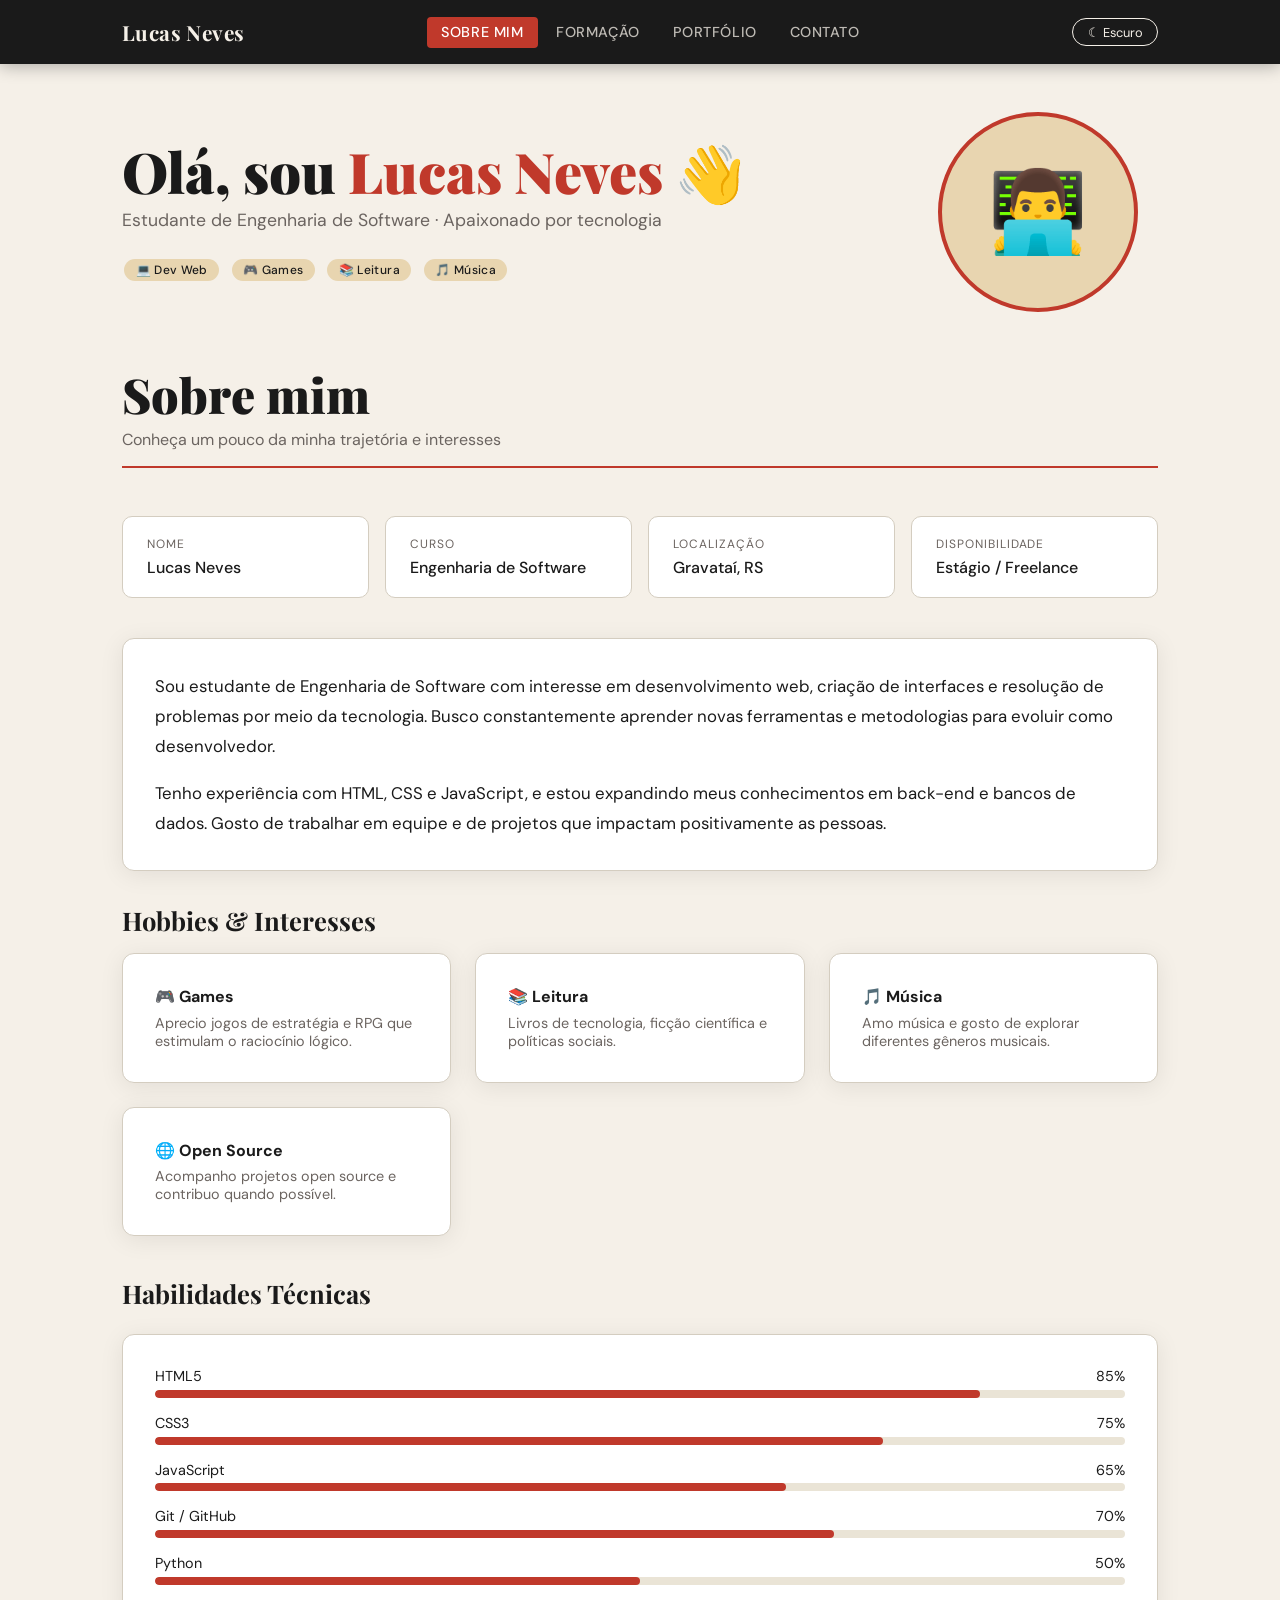
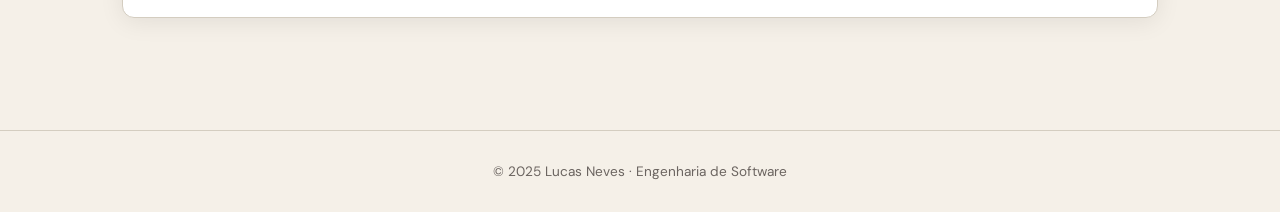
<file: index.html>
<!DOCTYPE html>
<html lang="pt-BR">
<head>
  <meta charset="UTF-8" />
  <meta name="viewport" content="width=device-width, initial-scale=1.0" />
  <title>Lucas Neves — Sobre mim</title>
  <!-- Folha de estilos compartilhada -->
  <link rel="stylesheet" href="style.css" />
  <style>
    /* Estilos específicos da página "Sobre mim" */

    /* Bloco hero com apresentação */
    .hero {
      display: grid;
      grid-template-columns: 1fr 220px;
      gap: 3rem;
      align-items: center;
      margin-bottom: 3.5rem;
    }

    .hero-text h1 {
      font-family: 'Playfair Display', serif;
      font-size: clamp(2.2rem, 6vw, 3.5rem);
      font-weight: 900;
      line-height: 1.1;
      margin-bottom: 0.5rem;
    }

    .hero-text h1 span {
      color: var(--accent);
    }

    .hero-text .subtitle {
      font-size: 1.1rem;
      color: var(--text-muted);
      margin-bottom: 1.5rem;
    }

    /* Avatar / foto de perfil */
    .avatar {
      width: 200px;
      height: 200px;
      border-radius: 50%;
      background: var(--accent2);
      border: 4px solid var(--accent);
      display: flex;
      align-items: center;
      justify-content: center;
      font-size: 5rem;
      /* Placeholder enquanto não há foto real */
      overflow: hidden;
    }

    /* Seção de informações pessoais em grid */
    .info-grid {
      display: grid;
      grid-template-columns: repeat(auto-fit, minmax(200px, 1fr));
      gap: 1rem;
      margin-bottom: 2.5rem;
    }

    .info-item {
      background: var(--card-bg);
      border: 1px solid var(--border);
      border-radius: 10px;
      padding: 1.2rem 1.5rem;
    }

    .info-item .label {
      font-size: 0.75rem;
      text-transform: uppercase;
      letter-spacing: 0.08em;
      color: var(--text-muted);
      margin-bottom: 0.3rem;
    }

    .info-item .value {
      font-size: 1rem;
      font-weight: 500;
    }

    /* Seção de hobbies */
    .hobbies-list {
      display: flex;
      flex-wrap: wrap;
      gap: 0.5rem;
      margin-top: 1rem;
    }

    .hobby-tag {
      background: var(--bg2);
      border: 1px solid var(--border);
      border-radius: 50px;
      padding: 0.4rem 1.1rem;
      font-size: 0.9rem;
      transition: background 0.2s;
    }

    .hobby-tag:hover {
      background: var(--accent2);
    }

    /* Barra de habilidades */
    .skill-bar-wrap {
      margin-bottom: 1rem;
    }

    .skill-bar-label {
      display: flex;
      justify-content: space-between;
      font-size: 0.9rem;
      margin-bottom: 0.3rem;
    }

    .skill-bar-bg {
      height: 8px;
      background: var(--bg2);
      border-radius: 50px;
      overflow: hidden;
    }

    .skill-bar-fill {
      height: 100%;
      background: var(--accent);
      border-radius: 50px;
      width: 0;
      transition: width 1s ease;
    }

    @media (max-width: 700px) {
      .hero {
        grid-template-columns: 1fr;
        text-align: center;
      }
      .avatar {
        margin: 0 auto;
      }
    }
  </style>
</head>
<body>

  <!-- ===== NAVEGAÇÃO ===== -->
  <nav>
    <div class="nav-inner">
      <a class="nav-logo" href="index.html">Lucas Neves</a>

      <!-- Menu principal -->
      <ul class="nav-links">
        <li><a href="index.html">Sobre mim</a></li>
        <li><a href="formacao.html">Formação</a></li>
        <li><a href="portfolio.html">Portfólio</a></li>
        <li><a href="contato.html">Contato</a></li>
      </ul>

      <!-- Botão de alternância de tema -->
      <button id="theme-toggle">☾ Escuro</button>

      <!-- Botão hamburguer (mobile) -->
      <button class="hamburger" aria-label="Abrir menu">
        <span></span><span></span><span></span>
      </button>
    </div>
  </nav>

  <!-- ===== CONTEÚDO PRINCIPAL ===== -->
  <main>

    <!-- Hero: nome e introdução -->
    <section class="hero">
      <div class="hero-text">
        <h1>Olá, sou <span>Lucas Neves</span> 👋</h1>
        <p class="subtitle">Estudante de Engenharia de Software · Apaixonado por tecnologia</p>
        <div class="hobbies-list">
          <span class="tag">💻 Dev Web</span>
          <span class="tag">🎮 Games</span>
          <span class="tag">📚 Leitura</span>
          <span class="tag">🎵 Música</span>
        </div>
      </div>
      <!-- Avatar com emoji placeholder -->
      <div class="avatar">👨‍💻</div>
    </section>

    <!-- Informações pessoais -->
    <section>
      <div class="page-header">
        <h1>Sobre mim</h1>
        <p>Conheça um pouco da minha trajetória e interesses</p>
      </div>

      <div class="info-grid">
        <div class="info-item">
          <div class="label">Nome</div>
          <div class="value">Lucas Neves</div>
        </div>
        <div class="info-item">
          <div class="label">Curso</div>
          <div class="value">Engenharia de Software</div>
        </div>
        <div class="info-item">
          <div class="label">Localização</div>
          <div class="value">Gravataí, RS</div>
        </div>
        <div class="info-item">
          <div class="label">Disponibilidade</div>
          <div class="value">Estágio / Freelance</div>
        </div>
      </div>

      <!-- Apresentação em texto -->
      <div class="card" style="margin-bottom: 2rem;">
        <p style="line-height: 1.8; font-size: 1.05rem;">
          Sou estudante de Engenharia de Software com interesse em desenvolvimento web, criação de interfaces e resolução de problemas por meio da tecnologia. Busco constantemente aprender novas ferramentas e metodologias para evoluir como desenvolvedor.
        </p>
        <p style="margin-top: 1rem; line-height: 1.8; font-size: 1.05rem;">
          Tenho experiência com HTML, CSS e JavaScript, e estou expandindo meus conhecimentos em back-end e bancos de dados. Gosto de trabalhar em equipe e de projetos que impactam positivamente as pessoas.
        </p>
      </div>
    </section>

    <!-- Hobbies -->
    <section style="margin-bottom: 2.5rem;">
      <h2 style="font-family: 'Playfair Display', serif; font-size: 1.6rem; margin-bottom: 1rem;">Hobbies &amp; Interesses</h2>
      <div class="grid-2">
        <div class="card">🎮 <strong>Games</strong><p style="color:var(--text-muted); margin-top:0.4rem; font-size:0.9rem;">Aprecio jogos de estratégia e RPG que estimulam o raciocínio lógico.</p></div>
        <div class="card">📚 <strong>Leitura</strong><p style="color:var(--text-muted); margin-top:0.4rem; font-size:0.9rem;">Livros de tecnologia, ficção científica e políticas sociais.</p></div>
        <div class="card">🎵 <strong>Música</strong><p style="color:var(--text-muted); margin-top:0.4rem; font-size:0.9rem;">Amo música e gosto de explorar diferentes gêneros musicais.</p></div>
        <div class="card">🌐 <strong>Open Source</strong><p style="color:var(--text-muted); margin-top:0.4rem; font-size:0.9rem;">Acompanho projetos open source e contribuo quando possível.</p></div>
      </div>
    </section>

    <!-- Habilidades técnicas -->
    <section>
      <h2 style="font-family: 'Playfair Display', serif; font-size: 1.6rem; margin-bottom: 1.5rem;">Habilidades Técnicas</h2>
      <div class="card">
        <!-- Cada barra representa o nível de conhecimento na tecnologia -->
        <div class="skill-bar-wrap">
          <div class="skill-bar-label"><span>HTML5</span><span>85%</span></div>
          <div class="skill-bar-bg"><div class="skill-bar-fill" data-width="85"></div></div>
        </div>
        <div class="skill-bar-wrap">
          <div class="skill-bar-label"><span>CSS3</span><span>75%</span></div>
          <div class="skill-bar-bg"><div class="skill-bar-fill" data-width="75"></div></div>
        </div>
        <div class="skill-bar-wrap">
          <div class="skill-bar-label"><span>JavaScript</span><span>65%</span></div>
          <div class="skill-bar-bg"><div class="skill-bar-fill" data-width="65"></div></div>
        </div>
        <div class="skill-bar-wrap">
          <div class="skill-bar-label"><span>Git / GitHub</span><span>70%</span></div>
          <div class="skill-bar-bg"><div class="skill-bar-fill" data-width="70"></div></div>
        </div>
        <div class="skill-bar-wrap" style="margin-bottom:0">
          <div class="skill-bar-label"><span>Python</span><span>50%</span></div>
          <div class="skill-bar-bg"><div class="skill-bar-fill" data-width="50"></div></div>
        </div>
      </div>
    </section>

  </main>

  <!-- ===== RODAPÉ ===== -->
  <footer>
    <p>© 2025 Lucas Neves · Engenharia de Software</p>
  </footer>

  <!-- Script compartilhado (nav, tema, link ativo) -->
  <script src="nav.js"></script>

  <!-- Script específico: animação das barras de habilidade -->
  <script>
    // Anima as barras de habilidade ao carregar a página
    document.querySelectorAll('.skill-bar-fill').forEach(function(bar) {
      var targetWidth = bar.getAttribute('data-width') + '%';
      // Pequeno delay para a animação CSS ser visível
      setTimeout(function() {
        bar.style.width = targetWidth;
      }, 200);
    });
  </script>

</body>
</html>
</file>
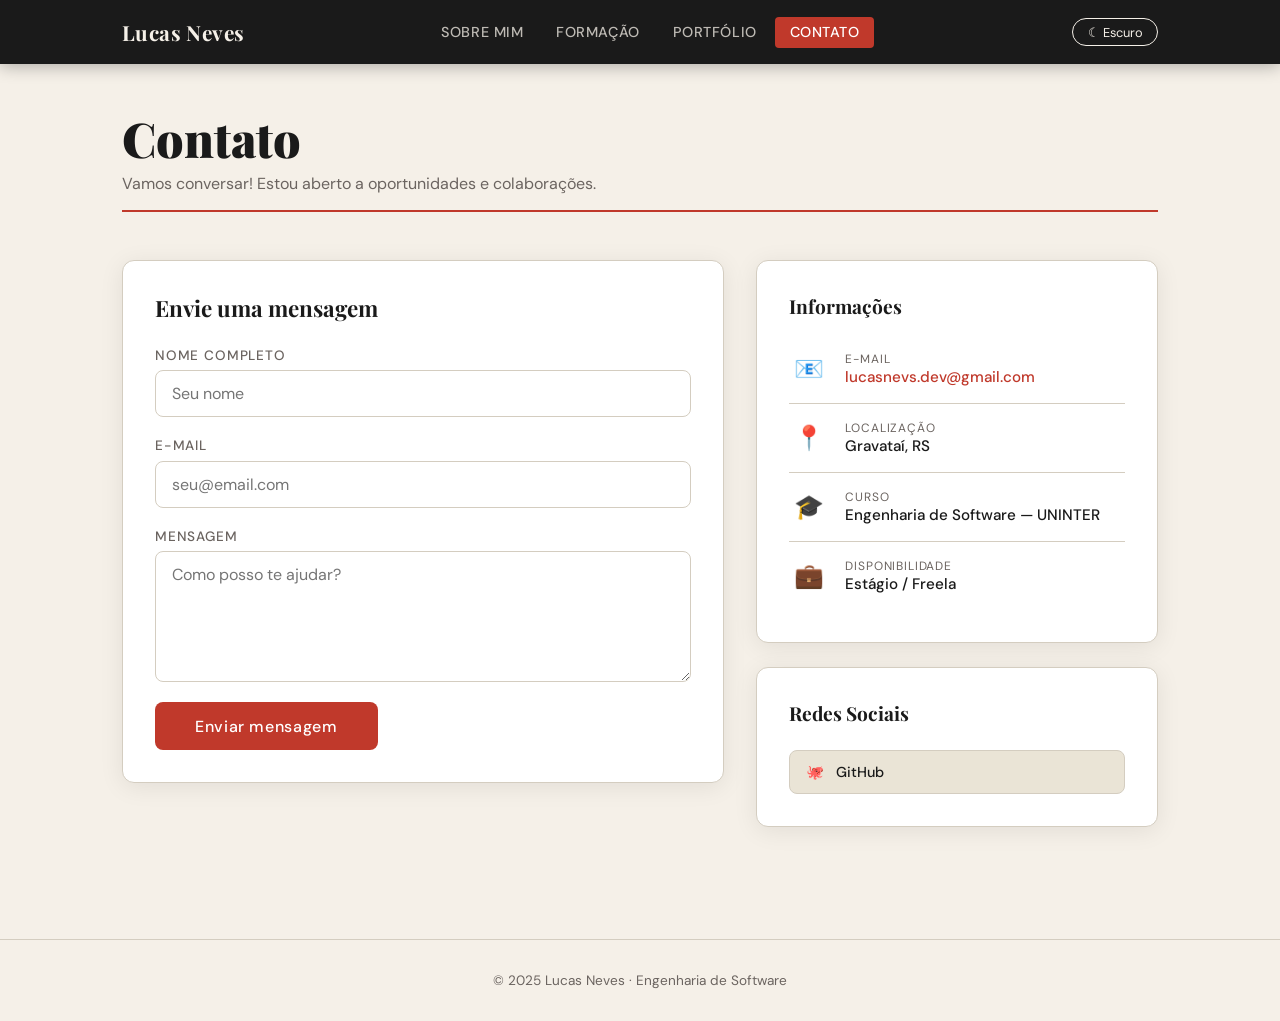
<file: contato.html>
<!DOCTYPE html>
<html lang="pt-BR">
<head>
  <meta charset="UTF-8" />
  <meta name="viewport" content="width=device-width, initial-scale=1.0" />
  <title>Lucas Neves — Contato</title>
  <link rel="stylesheet" href="style.css" />
  <style>
    /* Estilos específicos da página Contato */

    /* Layout de duas colunas: formulário + informações */
    .contact-layout {
      display: grid;
      grid-template-columns: 1.5fr 1fr;
      gap: 2rem;
      align-items: start;
    }

    /* Cartão de informação de contato */
    .contact-info-item {
      display: flex;
      align-items: center;
      gap: 1rem;
      padding: 1rem 0;
      border-bottom: 1px solid var(--border);
    }

    .contact-info-item:last-child { border-bottom: none; }

    .contact-icon {
      font-size: 1.5rem;
      min-width: 40px;
      text-align: center;
    }

    .contact-info-item .info-label {
      font-size: 0.75rem;
      text-transform: uppercase;
      letter-spacing: 0.07em;
      color: var(--text-muted);
    }

    .contact-info-item .info-value {
      font-size: 0.95rem;
      font-weight: 500;
    }

    .contact-info-item a {
      color: var(--accent);
      text-decoration: none;
    }

    /* Redes sociais */
    .social-links {
      display: flex;
      flex-direction: column;
      gap: 0.5rem;
      margin-top: 1.5rem;
    }

    .social-link {
      display: flex;
      align-items: center;
      gap: 0.75rem;
      padding: 0.75rem 1rem;
      background: var(--bg2);
      border-radius: 8px;
      text-decoration: none;
      color: var(--text);
      font-size: 0.9rem;
      font-weight: 500;
      border: 1px solid var(--border);
      transition: background 0.2s, transform 0.15s;
    }

    .social-link:hover {
      background: var(--accent2);
      transform: translateX(4px);
    }

    @media (max-width: 700px) {
      .contact-layout {
        grid-template-columns: 1fr;
      }
    }
  </style>
</head>
<body>

  <!-- ===== NAVEGAÇÃO ===== -->
  <nav>
    <div class="nav-inner">
      <a class="nav-logo" href="index.html">Lucas Neves</a>
      <ul class="nav-links">
        <li><a href="index.html">Sobre mim</a></li>
        <li><a href="formacao.html">Formação</a></li>
        <li><a href="portfolio.html">Portfólio</a></li>
        <li><a href="contato.html">Contato</a></li>
      </ul>
      <button id="theme-toggle">☾ Escuro</button>
      <button class="hamburger" aria-label="Abrir menu">
        <span></span><span></span><span></span>
      </button>
    </div>
  </nav>

  <!-- ===== CONTEÚDO PRINCIPAL ===== -->
  <main>

    <div class="page-header">
      <h1>Contato</h1>
      <p>Vamos conversar! Estou aberto a oportunidades e colaborações.</p>
    </div>

    <div class="contact-layout">

      <!-- Formulário de contato -->
      <div class="card">
        <h2 style="font-family:'Playfair Display',serif; font-size:1.4rem; margin-bottom:1.5rem;">Envie uma mensagem</h2>

        <!-- O formulário usa JavaScript puro para validação — sem action/method real -->
        <div id="contact-form">

          <!-- Campo: Nome -->
          <div class="form-group" id="group-nome">
            <label for="nome">Nome completo</label>
            <input type="text" id="nome" placeholder="Seu nome" autocomplete="name" />
            <span class="error-msg">Por favor, informe seu nome.</span>
          </div>

          <!-- Campo: E-mail -->
          <div class="form-group" id="group-email">
            <label for="email">E-mail</label>
            <input type="email" id="email" placeholder="seu@email.com" autocomplete="email" />
            <span class="error-msg">Informe um e-mail válido (ex: usuario@dominio.com).</span>
          </div>

          <!-- Campo: Mensagem -->
          <div class="form-group" id="group-mensagem">
            <label for="mensagem">Mensagem</label>
            <textarea id="mensagem" rows="5" placeholder="Como posso te ajudar?"></textarea>
            <span class="error-msg">Por favor, escreva sua mensagem.</span>
          </div>

          <button class="btn" id="btn-enviar" onclick="enviarFormulario()">Enviar mensagem</button>
        </div>
      </div>

      <!-- Informações de contato -->
      <div>
        <div class="card" style="margin-bottom: 1.5rem;">
          <h2 style="font-family:'Playfair Display',serif; font-size:1.2rem; margin-bottom:1rem;">Informações</h2>

          <div class="contact-info-item">
            <div class="contact-icon">📧</div>
            <div>
              <div class="info-label">E-mail</div>
              <div class="info-value"><a href="mailto:lucasnevs.dev@gmail.com">lucasnevs.dev@gmail.com</a></div>
            </div>
          </div>

          <div class="contact-info-item">
            <div class="contact-icon">📍</div>
            <div>
              <div class="info-label">Localização</div>
              <div class="info-value">Gravataí, RS</div>
            </div>
          </div>

          <div class="contact-info-item">
            <div class="contact-icon">🎓</div>
            <div>
              <div class="info-label">Curso</div>
              <div class="info-value">Engenharia de Software — UNINTER</div>
            </div>
          </div>

          <div class="contact-info-item">
            <div class="contact-icon">💼</div>
            <div>
              <div class="info-label">Disponibilidade</div>
              <div class="info-value">Estágio / Freela</div>
            </div>
          </div>
        </div>

        <!-- Links de redes sociais -->
        <div class="card">
          <h2 style="font-family:'Playfair Display',serif; font-size:1.2rem; margin-bottom:1rem;">Redes Sociais</h2>
          <div class="social-links">
            <a href="https://github.com/JustLukeAtMe" target="_blank" class="social-link">
              🐙 <span>GitHub</span>
            </a>
          </div>
        </div>
      </div>

    </div>
  </main>

  <!-- Modal de confirmação de envio -->
  <div class="modal-overlay" id="modal">
    <div class="modal-box">
      <h2>✅ Mensagem enviada!</h2>
      <p>Obrigado por entrar em contato, <strong id="modal-nome"></strong>! Responderei em breve.</p>
      <button class="btn" onclick="fecharModal()">Fechar</button>
    </div>
  </div>

  <footer>
    <p>© 2025 Lucas Neves · Engenharia de Software</p>
  </footer>

  <script src="nav.js"></script>

  <!-- ===== VALIDAÇÃO E ENVIO DO FORMULÁRIO ===== -->
  <script>
    /**
     * Valida o formulário de contato e simula o envio.
     * Regras:
     *  - Nome: obrigatório e não vazio
     *  - E-mail: obrigatório e formato válido (regex)
     *  - Mensagem: obrigatória e não vazia
     */
    function enviarFormulario() {
      var nome     = document.getElementById('nome').value.trim();
      var email    = document.getElementById('email').value.trim();
      var mensagem = document.getElementById('mensagem').value.trim();

      // Limpa estados de erro anteriores
      limparErros();

      var valido = true;

      // Validação do nome
      if (nome === '') {
        marcarInvalido('group-nome');
        valido = false;
      }

      // Validação do e-mail com expressão regular
      // Formato aceito: texto@texto.texto
      var regexEmail = /^[^\s@]+@[^\s@]+\.[^\s@]+$/;
      if (email === '' || !regexEmail.test(email)) {
        marcarInvalido('group-email');
        valido = false;
      }

      // Validação da mensagem
      if (mensagem === '') {
        marcarInvalido('group-mensagem');
        valido = false;
      }

      // Se tudo válido: simula envio, limpa campos e abre modal
      if (valido) {
        // Preenche o nome no modal de confirmação
        document.getElementById('modal-nome').textContent = nome;

        // Limpa os campos do formulário após envio
        document.getElementById('nome').value     = '';
        document.getElementById('email').value    = '';
        document.getElementById('mensagem').value = '';

        // Exibe o modal de confirmação
        document.getElementById('modal').classList.add('open');
      }
    }

    /** Adiciona a classe "invalid" ao grupo do campo com erro */
    function marcarInvalido(grupoId) {
      document.getElementById(grupoId).classList.add('invalid');
    }

    /** Remove todas as marcações de erro */
    function limparErros() {
      document.querySelectorAll('.form-group').forEach(function(grupo) {
        grupo.classList.remove('invalid');
      });
    }

    /** Fecha o modal de confirmação */
    function fecharModal() {
      document.getElementById('modal').classList.remove('open');
    }

    // Fecha o modal ao clicar fora da caixa
    document.getElementById('modal').addEventListener('click', function(e) {
      if (e.target === this) fecharModal();
    });
  </script>

</body>
</html>
</file>
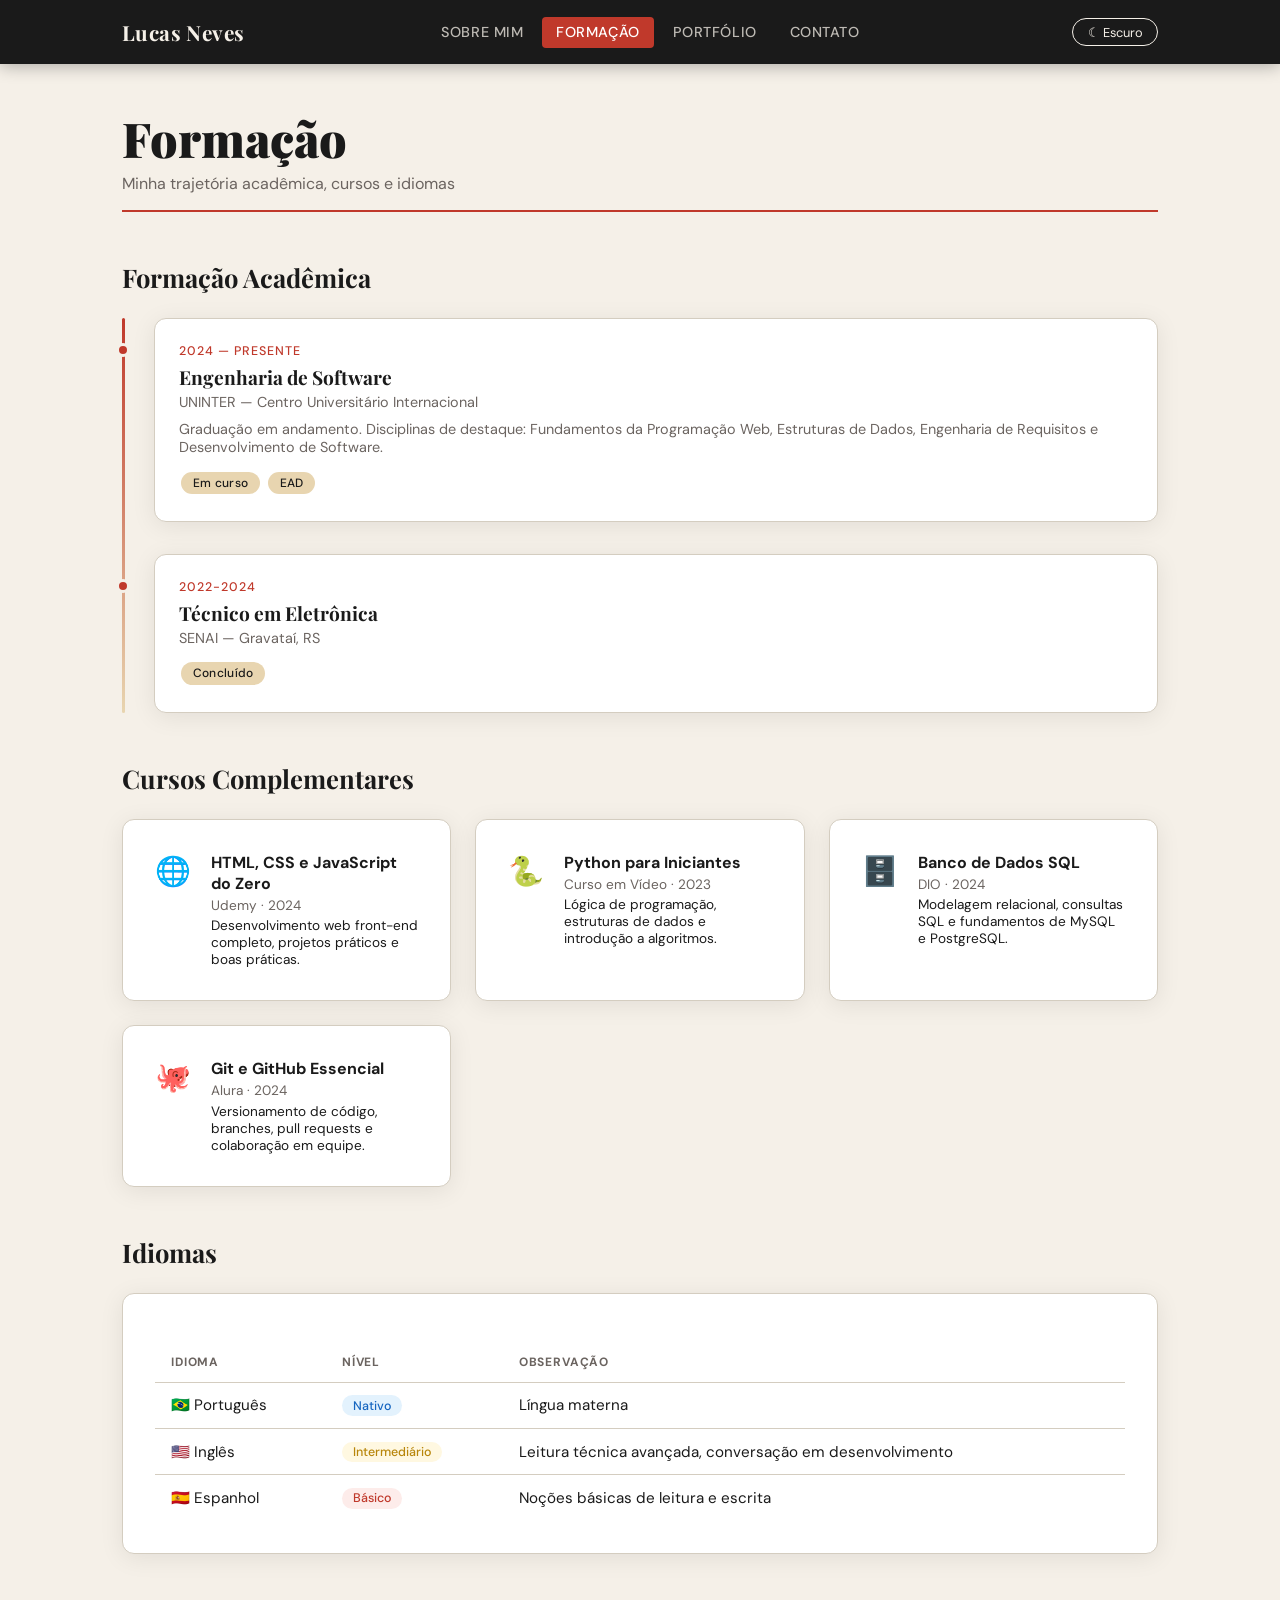
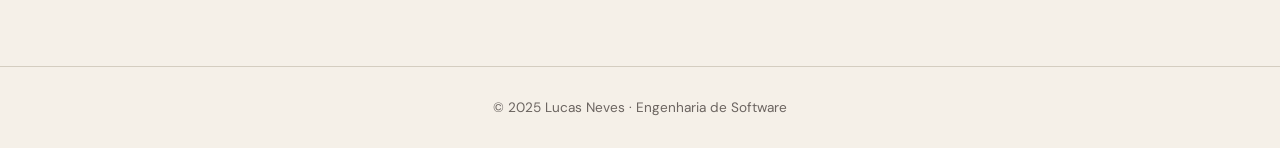
<file: formacao.html>
<!DOCTYPE html>
<html lang="pt-BR">
<head>
  <meta charset="UTF-8" />
  <meta name="viewport" content="width=device-width, initial-scale=1.0" />
  <title>Lucas Neves — Formação</title>
  <link rel="stylesheet" href="style.css" />
  <style>
    /* Estilos específicos da página Formação */

    /* Linha do tempo educacional */
    .timeline {
      position: relative;
      padding-left: 2rem;
      margin-bottom: 2.5rem;
    }

    /* Linha vertical da timeline */
    .timeline::before {
      content: '';
      position: absolute;
      left: 0;
      top: 0;
      bottom: 0;
      width: 3px;
      background: linear-gradient(to bottom, var(--accent), var(--accent2));
      border-radius: 3px;
    }

    /* Cada item da timeline */
    .timeline-item {
      position: relative;
      margin-bottom: 2rem;
      padding: 1.5rem;
      background: var(--card-bg);
      border: 1px solid var(--border);
      border-radius: 12px;
      box-shadow: var(--card-shadow);
      transition: transform 0.2s;
    }

    .timeline-item:hover {
      transform: translateX(4px);
    }

    /* Ponto circular na linha */
    .timeline-item::before {
      content: '';
      position: absolute;
      left: -2.45rem;
      top: 1.5rem;
      width: 14px;
      height: 14px;
      background: var(--accent);
      border-radius: 50%;
      border: 3px solid var(--bg);
    }

    .timeline-item .period {
      font-size: 0.78rem;
      text-transform: uppercase;
      letter-spacing: 0.08em;
      color: var(--accent);
      font-weight: 500;
      margin-bottom: 0.3rem;
    }

    .timeline-item h3 {
      font-family: 'Playfair Display', serif;
      font-size: 1.2rem;
      margin-bottom: 0.2rem;
    }

    .timeline-item .institution {
      color: var(--text-muted);
      font-size: 0.9rem;
      margin-bottom: 0.6rem;
    }

    /* Tabela de idiomas */
    .lang-table {
      width: 100%;
      border-collapse: collapse;
      margin-top: 1rem;
    }

    .lang-table th, .lang-table td {
      padding: 0.75rem 1rem;
      text-align: left;
      border-bottom: 1px solid var(--border);
      font-size: 0.95rem;
    }

    .lang-table th {
      font-size: 0.75rem;
      text-transform: uppercase;
      letter-spacing: 0.07em;
      color: var(--text-muted);
    }

    .lang-table tr:last-child td { border-bottom: none; }

    /* Badge de nível de idioma */
    .level-badge {
      display: inline-block;
      padding: 0.15rem 0.7rem;
      border-radius: 50px;
      font-size: 0.78rem;
      font-weight: 500;
    }
    .level-badge.basico   { background: #fdecea; color: #c0392b; }
    .level-badge.intermediario { background: #fff8e1; color: #b8860b; }
    .level-badge.avancado { background: #e8f5e9; color: #27ae60; }
    .level-badge.nativo   { background: #e3f2fd; color: #1565c0; }

    /* Cursos complementares */
    .course-card {
      display: flex;
      gap: 1rem;
      align-items: flex-start;
    }

    .course-icon {
      font-size: 1.8rem;
      min-width: 40px;
    }
  </style>
</head>
<body>

  <!-- ===== NAVEGAÇÃO ===== -->
  <nav>
    <div class="nav-inner">
      <a class="nav-logo" href="index.html">Lucas Neves</a>
      <ul class="nav-links">
        <li><a href="index.html">Sobre mim</a></li>
        <li><a href="formacao.html">Formação</a></li>
        <li><a href="portfolio.html">Portfólio</a></li>
        <li><a href="contato.html">Contato</a></li>
      </ul>
      <button id="theme-toggle">☾ Escuro</button>
      <button class="hamburger" aria-label="Abrir menu">
        <span></span><span></span><span></span>
      </button>
    </div>
  </nav>

  <!-- ===== CONTEÚDO PRINCIPAL ===== -->
  <main>

    <div class="page-header">
      <h1>Formação</h1>
      <p>Minha trajetória acadêmica, cursos e idiomas</p>
    </div>

    <!-- Formação acadêmica em linha do tempo -->
    <section style="margin-bottom: 3rem;">
      <h2 style="font-family: 'Playfair Display', serif; font-size: 1.6rem; margin-bottom: 1.5rem;">Formação Acadêmica</h2>

      <div class="timeline">

        <!-- Item 1: Graduação atual -->
        <div class="timeline-item">
          <div class="period">2024 — Presente</div>
          <h3>Engenharia de Software</h3>
          <div class="institution">UNINTER — Centro Universitário Internacional</div>
          <p style="font-size:0.9rem; color:var(--text-muted);">Graduação em andamento. Disciplinas de destaque: Fundamentos da Programação Web, Estruturas de Dados, Engenharia de Requisitos e Desenvolvimento de Software.</p>
          <div style="margin-top:0.75rem;">
            <span class="tag">Em curso</span>
            <span class="tag">EAD</span>
          </div>
        </div>

        <!-- Item 2: Ensino médio -->
        <div class="timeline-item">
          <div class="period">2022-2024</div>
          <h3>Técnico em Eletrônica</h3>
          <div class="institution">SENAI — Gravataí, RS</div>
          <p style="font-size:0.9rem; color:var(--text-muted);"></p>
          <div style="margin-top:0.75rem;">
            <span class="tag">Concluído</span>
          </div>
        </div>

      </div>
    </section>

    <!-- Cursos e certificações complementares -->
    <section style="margin-bottom: 3rem;">
      <h2 style="font-family: 'Playfair Display', serif; font-size: 1.6rem; margin-bottom: 1.5rem;">Cursos Complementares</h2>
      <div class="grid-2">

        <div class="card">
          <div class="course-card">
            <div class="course-icon">🌐</div>
            <div>
              <strong>HTML, CSS e JavaScript do Zero</strong>
              <div style="color:var(--text-muted); font-size:0.85rem; margin: 0.2rem 0;">Udemy · 2024</div>
              <p style="font-size:0.85rem;">Desenvolvimento web front-end completo, projetos práticos e boas práticas.</p>
            </div>
          </div>
        </div>

        <div class="card">
          <div class="course-card">
            <div class="course-icon">🐍</div>
            <div>
              <strong>Python para Iniciantes</strong>
              <div style="color:var(--text-muted); font-size:0.85rem; margin: 0.2rem 0;">Curso em Vídeo · 2023</div>
              <p style="font-size:0.85rem;">Lógica de programação, estruturas de dados e introdução a algoritmos.</p>
            </div>
          </div>
        </div>

        <div class="card">
          <div class="course-card">
            <div class="course-icon">🗄️</div>
            <div>
              <strong>Banco de Dados SQL</strong>
              <div style="color:var(--text-muted); font-size:0.85rem; margin: 0.2rem 0;">DIO · 2024</div>
              <p style="font-size:0.85rem;">Modelagem relacional, consultas SQL e fundamentos de MySQL e PostgreSQL.</p>
            </div>
          </div>
        </div>

        <div class="card">
          <div class="course-card">
            <div class="course-icon">🐙</div>
            <div>
              <strong>Git e GitHub Essencial</strong>
              <div style="color:var(--text-muted); font-size:0.85rem; margin: 0.2rem 0;">Alura · 2024</div>
              <p style="font-size:0.85rem;">Versionamento de código, branches, pull requests e colaboração em equipe.</p>
            </div>
          </div>
        </div>

      </div>
    </section>

    <!-- Idiomas -->
    <section>
      <h2 style="font-family: 'Playfair Display', serif; font-size: 1.6rem; margin-bottom: 1.5rem;">Idiomas</h2>
      <div class="card">
        <table class="lang-table">
          <thead>
            <tr>
              <th>Idioma</th>
              <th>Nível</th>
              <th>Observação</th>
            </tr>
          </thead>
          <tbody>
            <tr>
              <td>🇧🇷 Português</td>
              <td><span class="level-badge nativo">Nativo</span></td>
              <td>Língua materna</td>
            </tr>
            <tr>
              <td>🇺🇸 Inglês</td>
              <td><span class="level-badge intermediario">Intermediário</span></td>
              <td>Leitura técnica avançada, conversação em desenvolvimento</td>
            </tr>
            <tr>
              <td>🇪🇸 Espanhol</td>
              <td><span class="level-badge basico">Básico</span></td>
              <td>Noções básicas de leitura e escrita</td>
            </tr>
          </tbody>
        </table>
      </div>
    </section>

  </main>

  <footer>
    <p>© 2025 Lucas Neves · Engenharia de Software</p>
  </footer>

  <script src="nav.js"></script>

</body>
</html>
</file>
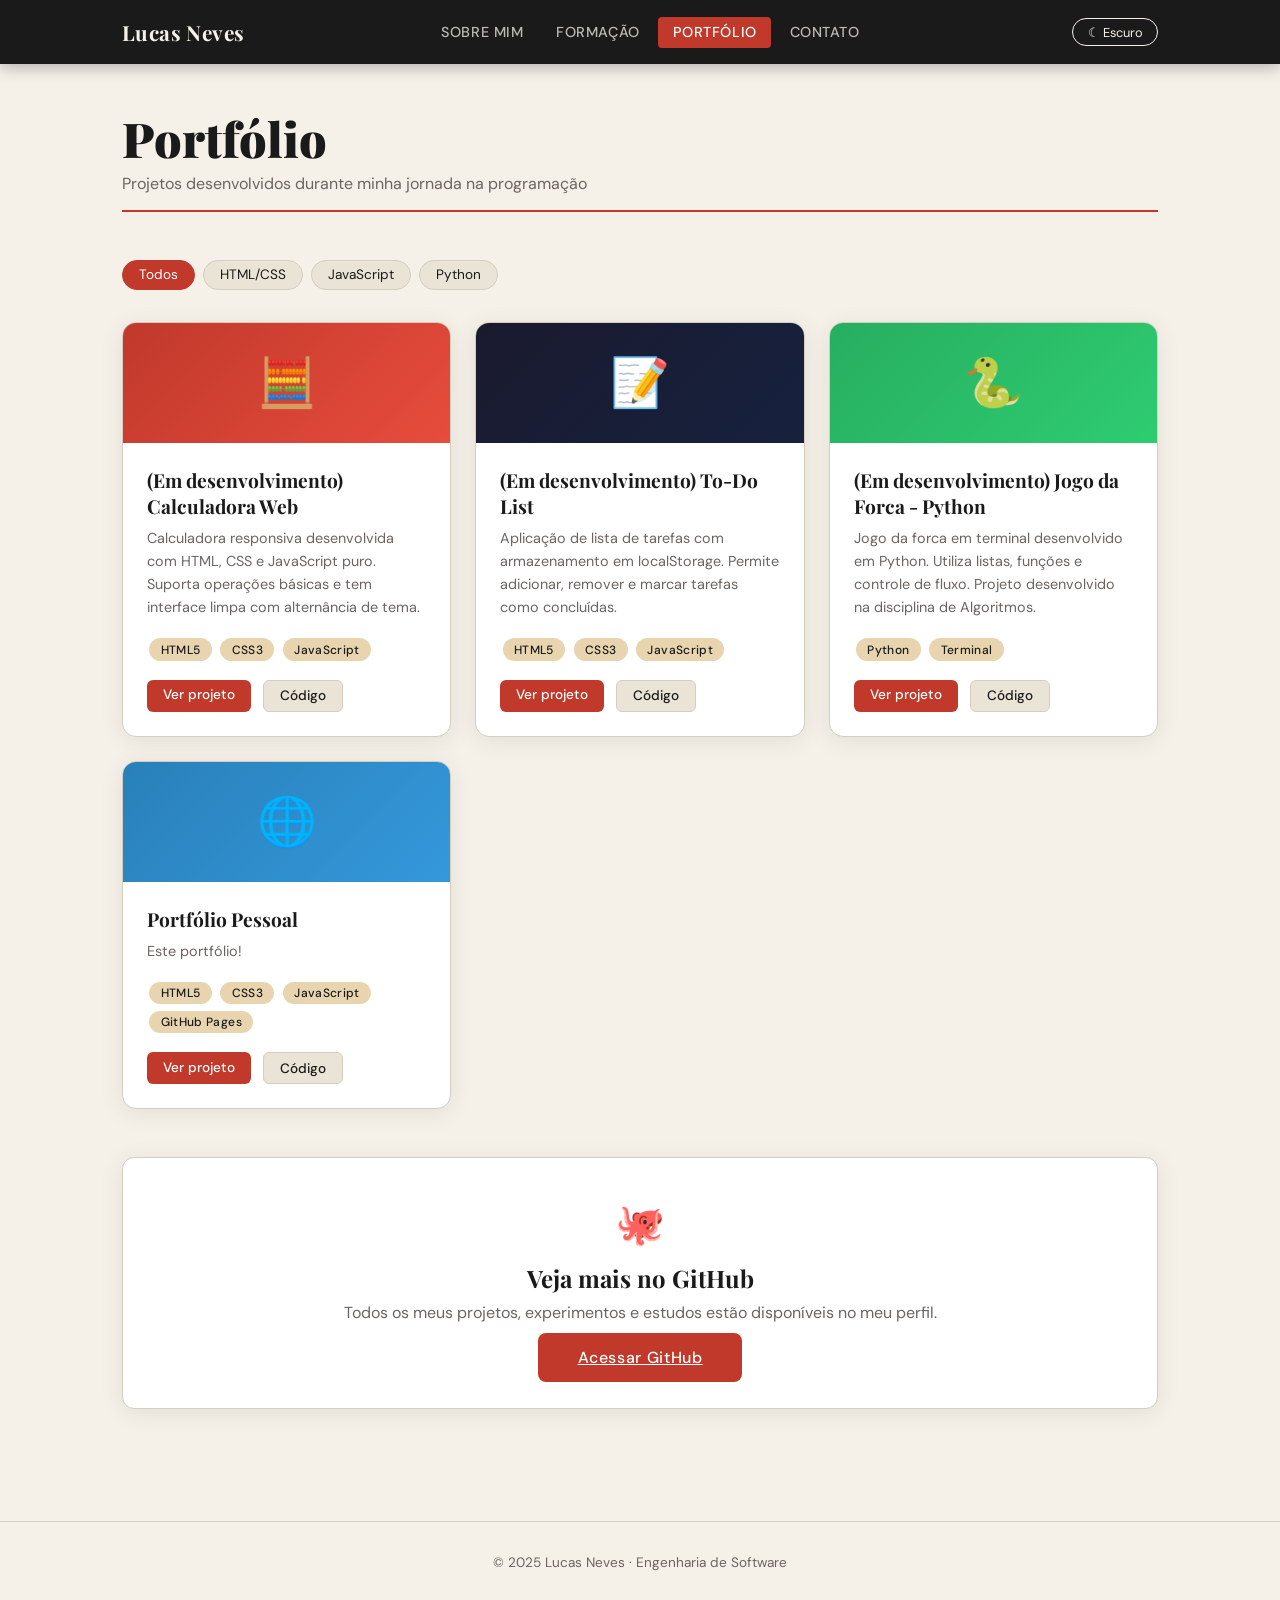
<file: portfolio.html>
<!DOCTYPE html>
<html lang="pt-BR">
<head>
  <meta charset="UTF-8" />
  <meta name="viewport" content="width=device-width, initial-scale=1.0" />
  <title>Lucas Neves — Portfólio</title>
  <link rel="stylesheet" href="style.css" />
  <style>
    /* Estilos específicos da página Portfólio */

    /* Grid de projetos */
    .projects-grid {
      display: grid;
      grid-template-columns: repeat(auto-fit, minmax(300px, 1fr));
      gap: 1.5rem;
      margin-bottom: 3rem;
    }

    /* Card de projeto */
    .project-card {
      background: var(--card-bg);
      border: 1px solid var(--border);
      border-radius: 14px;
      overflow: hidden;
      box-shadow: var(--card-shadow);
      transition: transform 0.2s, box-shadow 0.2s;
      display: flex;
      flex-direction: column;
    }

    .project-card:hover {
      transform: translateY(-5px);
      box-shadow: 0 12px 36px rgba(0,0,0,0.15);
    }

    /* Banner colorido do card */
    .project-banner {
      height: 120px;
      display: flex;
      align-items: center;
      justify-content: center;
      font-size: 3rem;
    }

    /* Cores alternadas para os banners */
    .banner-1 { background: linear-gradient(135deg, #c0392b 0%, #e74c3c 100%); }
    .banner-2 { background: linear-gradient(135deg, #1a1a2e 0%, #16213e 100%); }
    .banner-3 { background: linear-gradient(135deg, #27ae60 0%, #2ecc71 100%); }
    .banner-4 { background: linear-gradient(135deg, #2980b9 0%, #3498db 100%); }

    .project-body {
      padding: 1.5rem;
      flex: 1;
      display: flex;
      flex-direction: column;
    }

    .project-body h3 {
      font-family: 'Playfair Display', serif;
      font-size: 1.2rem;
      margin-bottom: 0.5rem;
    }

    .project-body p {
      color: var(--text-muted);
      font-size: 0.9rem;
      line-height: 1.6;
      flex: 1;
      margin-bottom: 1rem;
    }

    .project-tags {
      margin-bottom: 1rem;
    }

    /* Links do projeto */
    .project-links {
      display: flex;
      gap: 0.75rem;
    }

    .project-links a {
      text-decoration: none;
      font-size: 0.85rem;
      font-weight: 500;
      padding: 0.4rem 1rem;
      border-radius: 6px;
      transition: background 0.2s, color 0.2s;
    }

    /* Botão primário (ver projeto) */
    .link-primary {
      background: var(--accent);
      color: #fff;
    }
    .link-primary:hover { background: #a93226; }

    /* Botão secundário (ver código) */
    .link-secondary {
      background: var(--bg2);
      color: var(--text);
      border: 1px solid var(--border);
    }
    .link-secondary:hover { background: var(--accent2); }

    /* Filtro por tecnologia */
    .filter-bar {
      display: flex;
      flex-wrap: wrap;
      gap: 0.5rem;
      margin-bottom: 2rem;
    }

    .filter-btn {
      background: var(--bg2);
      border: 1.5px solid var(--border);
      border-radius: 50px;
      padding: 0.35rem 1rem;
      font-size: 0.85rem;
      cursor: pointer;
      transition: all 0.2s;
      font-family: 'DM Sans', sans-serif;
      color: var(--text);
    }

    .filter-btn:hover,
    .filter-btn.active {
      background: var(--accent);
      border-color: var(--accent);
      color: #fff;
    }
  </style>
</head>
<body>

  <!-- ===== NAVEGAÇÃO ===== -->
  <nav>
    <div class="nav-inner">
      <a class="nav-logo" href="index.html">Lucas Neves</a>
      <ul class="nav-links">
        <li><a href="index.html">Sobre mim</a></li>
        <li><a href="formacao.html">Formação</a></li>
        <li><a href="portfolio.html">Portfólio</a></li>
        <li><a href="contato.html">Contato</a></li>
      </ul>
      <button id="theme-toggle">☾ Escuro</button>
      <button class="hamburger" aria-label="Abrir menu">
        <span></span><span></span><span></span>
      </button>
    </div>
  </nav>

  <!-- ===== CONTEÚDO PRINCIPAL ===== -->
  <main>

    <div class="page-header">
      <h1>Portfólio</h1>
      <p>Projetos desenvolvidos durante minha jornada na programação</p>
    </div>

    <!-- Filtros por tecnologia -->
    <div class="filter-bar" id="filter-bar">
      <button class="filter-btn active" data-filter="todos">Todos</button>
      <button class="filter-btn" data-filter="html">HTML/CSS</button>
      <button class="filter-btn" data-filter="js">JavaScript</button>
      <button class="filter-btn" data-filter="python">Python</button>
    </div>

    <!-- Grade de projetos -->
    <div class="projects-grid" id="projects-grid">

      <!-- Projeto 1 -->
      <div class="project-card" data-tech="html js">
        <div class="project-banner banner-1">🧮</div>
        <div class="project-body">
          <h3>(Em desenvolvimento) Calculadora Web</h3>
          <p>Calculadora responsiva desenvolvida com HTML, CSS e JavaScript puro. Suporta operações básicas e tem interface limpa com alternância de tema.</p>
          <div class="project-tags">
            <span class="tag">HTML5</span>
            <span class="tag">CSS3</span>
            <span class="tag">JavaScript</span>
          </div>
          <div class="project-links">
            <a href="https://github.com/lucasneves" class="link-primary" target="_blank">Ver projeto</a>
            <a href="https://github.com/lucasneves" class="link-secondary" target="_blank">Código</a>
          </div>
        </div>
      </div>

      <!-- Projeto 2 -->
      <div class="project-card" data-tech="html js">
        <div class="project-banner banner-2">📝</div>
        <div class="project-body">
          <h3>(Em desenvolvimento) To-Do List</h3>
          <p>Aplicação de lista de tarefas com armazenamento em localStorage. Permite adicionar, remover e marcar tarefas como concluídas.</p>
          <div class="project-tags">
            <span class="tag">HTML5</span>
            <span class="tag">CSS3</span>
            <span class="tag">JavaScript</span>
          </div>
          <div class="project-links">
            <a href="https://justlukeatme.github.io/meu-projeto/" class="link-primary" target="_blank">Ver projeto</a>
            <a href="https://justlukeatme.github.io/meu-projeto/" class="link-secondary" target="_blank">Código</a>
          </div>
        </div>
      </div>

      <!-- Projeto 3 -->
      <div class="project-card" data-tech="python">
        <div class="project-banner banner-3">🐍</div>
        <div class="project-body">
          <h3>(Em desenvolvimento) Jogo da Forca - Python</h3>
          <p>Jogo da forca em terminal desenvolvido em Python. Utiliza listas, funções e controle de fluxo. Projeto desenvolvido na disciplina de Algoritmos.</p>
          <div class="project-tags">
            <span class="tag">Python</span>
            <span class="tag">Terminal</span>
          </div>
          <div class="project-links">
            <a href="https://github.com/lucasneves" class="link-primary" target="_blank">Ver projeto</a>
            <a href="https://github.com/lucasneves" class="link-secondary" target="_blank">Código</a>
          </div>
        </div>
      </div>

      <!-- Projeto 4 (este portfólio) -->
      <div class="project-card" data-tech="html js">
        <div class="project-banner banner-4">🌐</div>
        <div class="project-body">
          <h3>Portfólio Pessoal</h3>
          <p>Este portfólio!</p>
          <div class="project-tags">
            <span class="tag">HTML5</span>
            <span class="tag">CSS3</span>
            <span class="tag">JavaScript</span>
            <span class="tag">GitHub Pages</span>
          </div>
          <div class="project-links">
            <a href="https://github.com/JustLukeAtMe" class="link-primary" target="_blank">Ver projeto</a>
            <a href="https://github.com/JustLukeAtMe" class="link-secondary" target="_blank">Código</a>
          </div>
        </div>
      </div>

    </div>

    <!-- Seção GitHub -->
    <section class="card" style="text-align:center; padding: 2.5rem;">
      <div style="font-size:2.5rem; margin-bottom:0.75rem;">🐙</div>
      <h2 style="font-family:'Playfair Display',serif; margin-bottom:0.5rem;">Veja mais no GitHub</h2>
      <p style="color:var(--text-muted); margin-bottom:1.5rem;">Todos os meus projetos, experimentos e estudos estão disponíveis no meu perfil.</p>
      <a href="https://github.com/JustLukeAtMe" target="_blank" class="btn">Acessar GitHub</a>
    </section>

  </main>

  <footer>
    <p>© 2025 Lucas Neves · Engenharia de Software</p>
  </footer>

  <script src="nav.js"></script>

  <!-- Script de filtro de projetos -->
  <script>
    // Seleciona todos os botões de filtro e cards de projeto
    var filterBtns = document.querySelectorAll('.filter-btn');
    var projectCards = document.querySelectorAll('.project-card');

    filterBtns.forEach(function(btn) {
      btn.addEventListener('click', function() {
        // Remove "active" de todos os botões
        filterBtns.forEach(function(b) { b.classList.remove('active'); });
        btn.classList.add('active');

        var filter = btn.getAttribute('data-filter');

        // Mostra ou esconde cards conforme o filtro selecionado
        projectCards.forEach(function(card) {
          var techs = card.getAttribute('data-tech');
          if (filter === 'todos' || techs.includes(filter)) {
            card.style.display = 'flex';
          } else {
            card.style.display = 'none';
          }
        });
      });
    });
  </script>

</body>
</html>
</file>
<file: style.css>
/* =============================================
   PORTFÓLIO - LUCAS NEVES
   Folha de estilos principal (style.css)
   ============================================= */

/* --- Importação de fontes do Google Fonts --- */
@import url('https://fonts.googleapis.com/css2?family=Playfair+Display:wght@400;700;900&family=DM+Sans:wght@300;400;500&display=swap');

/* --- Variáveis de tema claro (padrão) --- */
:root {
  --bg: #f5f0e8;
  --bg2: #eae4d6;
  --text: #1a1a1a;
  --text-muted: #6b6460;
  --accent: #c0392b;
  --accent2: #e8d5b0;
  --nav-bg: #1a1a1a;
  --nav-text: #f5f0e8;
  --card-bg: #ffffff;
  --card-shadow: 0 4px 24px rgba(0,0,0,0.08);
  --border: #d4cdc0;
  --input-bg: #fff;
}

/* --- Variáveis de tema escuro --- */
body.dark {
  --bg: #121212;
  --bg2: #1e1e1e;
  --text: #f0ebe0;
  --text-muted: #9e9890;
  --accent: #e05a4a;
  --accent2: #2e2820;
  --nav-bg: #0a0a0a;
  --nav-text: #f0ebe0;
  --card-bg: #1e1e1e;
  --card-shadow: 0 4px 24px rgba(0,0,0,0.4);
  --border: #333;
  --input-bg: #2a2a2a;
}

/* --- Reset e base --- */
*, *::before, *::after {
  box-sizing: border-box;
  margin: 0;
  padding: 0;
}

html {
  scroll-behavior: smooth;
}

body {
  font-family: 'DM Sans', sans-serif;
  background-color: var(--bg);
  color: var(--text);
  transition: background-color 0.3s, color 0.3s;
  min-height: 100vh;
}

/* --- Barra de navegação --- */
nav {
  background-color: var(--nav-bg);
  color: var(--nav-text);
  position: sticky;
  top: 0;
  z-index: 100;
  box-shadow: 0 2px 16px rgba(0,0,0,0.3);
}

.nav-inner {
  max-width: 1100px;
  margin: 0 auto;
  padding: 0 2rem;
  display: flex;
  align-items: center;
  justify-content: space-between;
  height: 64px;
}

/* Logo / nome na nav */
.nav-logo {
  font-family: 'Playfair Display', serif;
  font-size: 1.3rem;
  font-weight: 700;
  color: var(--nav-text);
  text-decoration: none;
  letter-spacing: 0.02em;
}

/* Lista de links do menu */
.nav-links {
  display: flex;
  list-style: none;
  gap: 0.25rem;
  align-items: center;
}

.nav-links a {
  color: var(--nav-text);
  text-decoration: none;
  font-size: 0.9rem;
  font-weight: 500;
  padding: 0.4rem 0.9rem;
  border-radius: 4px;
  transition: background 0.2s, color 0.2s;
  letter-spacing: 0.04em;
  text-transform: uppercase;
  opacity: 0.75;
}

.nav-links a:hover,
.nav-links a.active {
  background: var(--accent);
  color: #fff;
  opacity: 1;
}

/* Botão tema claro/escuro */
#theme-toggle {
  background: none;
  border: 1.5px solid var(--nav-text);
  color: var(--nav-text);
  border-radius: 50px;
  padding: 0.3rem 0.9rem;
  font-size: 0.8rem;
  cursor: pointer;
  margin-left: 1rem;
  transition: background 0.2s, color 0.2s;
  font-family: 'DM Sans', sans-serif;
}

#theme-toggle:hover {
  background: var(--accent);
  border-color: var(--accent);
  color: #fff;
}

/* Botão hamburguer para mobile */
.hamburger {
  display: none;
  flex-direction: column;
  gap: 5px;
  background: none;
  border: none;
  cursor: pointer;
  padding: 4px;
}

.hamburger span {
  display: block;
  width: 24px;
  height: 2px;
  background: var(--nav-text);
  border-radius: 2px;
  transition: all 0.3s;
}

/* --- Layout principal --- */
main {
  max-width: 1100px;
  margin: 0 auto;
  padding: 3rem 2rem 4rem;
  animation: fadeIn 0.5s ease;
}

@keyframes fadeIn {
  from { opacity: 0; transform: translateY(18px); }
  to   { opacity: 1; transform: translateY(0); }
}

/* --- Cabeçalho de seção --- */
.page-header {
  margin-bottom: 3rem;
  border-bottom: 2px solid var(--accent);
  padding-bottom: 1rem;
}

.page-header h1 {
  font-family: 'Playfair Display', serif;
  font-size: clamp(2rem, 5vw, 3rem);
  font-weight: 900;
  line-height: 1.1;
  color: var(--text);
}

.page-header p {
  margin-top: 0.5rem;
  color: var(--text-muted);
  font-size: 1rem;
}

/* --- Cards genéricos --- */
.card {
  background: var(--card-bg);
  border-radius: 12px;
  box-shadow: var(--card-shadow);
  padding: 2rem;
  border: 1px solid var(--border);
  transition: transform 0.2s, box-shadow 0.2s;
}

.card:hover {
  transform: translateY(-3px);
  box-shadow: 0 8px 32px rgba(0,0,0,0.13);
}

/* --- Grid de cards --- */
.grid-2 {
  display: grid;
  grid-template-columns: repeat(auto-fit, minmax(280px, 1fr));
  gap: 1.5rem;
}

/* --- Tags / badges --- */
.tag {
  display: inline-block;
  background: var(--accent2);
  color: var(--text);
  font-size: 0.75rem;
  font-weight: 500;
  padding: 0.2rem 0.7rem;
  border-radius: 50px;
  margin: 0.2rem 0.15rem;
  letter-spacing: 0.03em;
}

/* --- Formulário de contato --- */
.form-group {
  display: flex;
  flex-direction: column;
  gap: 0.4rem;
  margin-bottom: 1.25rem;
}

.form-group label {
  font-size: 0.85rem;
  font-weight: 500;
  color: var(--text-muted);
  text-transform: uppercase;
  letter-spacing: 0.06em;
}

.form-group input,
.form-group textarea {
  background: var(--input-bg);
  border: 1.5px solid var(--border);
  border-radius: 8px;
  padding: 0.75rem 1rem;
  font-family: 'DM Sans', sans-serif;
  font-size: 1rem;
  color: var(--text);
  transition: border-color 0.2s, box-shadow 0.2s;
  resize: vertical;
}

.form-group input:focus,
.form-group textarea:focus {
  outline: none;
  border-color: var(--accent);
  box-shadow: 0 0 0 3px rgba(192, 57, 43, 0.12);
}

/* Mensagem de erro nos campos */
.form-group .error-msg {
  color: var(--accent);
  font-size: 0.8rem;
  display: none;
}

.form-group.invalid .error-msg { display: block; }
.form-group.invalid input,
.form-group.invalid textarea { border-color: var(--accent); }

/* Botão de envio */
.btn {
  background: var(--accent);
  color: #fff;
  border: none;
  border-radius: 8px;
  padding: 0.85rem 2.5rem;
  font-family: 'DM Sans', sans-serif;
  font-size: 1rem;
  font-weight: 500;
  cursor: pointer;
  transition: background 0.2s, transform 0.15s;
  letter-spacing: 0.04em;
}

.btn:hover {
  background: #a93226;
  transform: translateY(-1px);
}

/* Modal de confirmação */
.modal-overlay {
  display: none;
  position: fixed;
  inset: 0;
  background: rgba(0,0,0,0.55);
  z-index: 200;
  align-items: center;
  justify-content: center;
}

.modal-overlay.open {
  display: flex;
}

.modal-box {
  background: var(--card-bg);
  border-radius: 14px;
  padding: 2.5rem 3rem;
  text-align: center;
  box-shadow: 0 8px 40px rgba(0,0,0,0.25);
  max-width: 400px;
  width: 90%;
  animation: popIn 0.3s ease;
}

@keyframes popIn {
  from { transform: scale(0.85); opacity: 0; }
  to   { transform: scale(1);    opacity: 1; }
}

.modal-box h2 {
  font-family: 'Playfair Display', serif;
  font-size: 1.6rem;
  margin-bottom: 0.75rem;
  color: var(--accent);
}

.modal-box p {
  color: var(--text-muted);
  margin-bottom: 1.5rem;
}

/* --- Rodapé --- */
footer {
  text-align: center;
  padding: 2rem;
  font-size: 0.85rem;
  color: var(--text-muted);
  border-top: 1px solid var(--border);
  margin-top: 3rem;
}

/* --- Responsividade mobile --- */
@media (max-width: 700px) {
  /* Menu hamburguer */
  .hamburger { display: flex; }

  .nav-links {
    display: none;
    position: absolute;
    top: 64px;
    left: 0;
    right: 0;
    background: var(--nav-bg);
    flex-direction: column;
    padding: 1rem;
    gap: 0.25rem;
  }

  .nav-links.open { display: flex; }

  .nav-links a { width: 100%; text-align: center; padding: 0.6rem; }

  main { padding: 2rem 1rem 3rem; }
}
</file>
